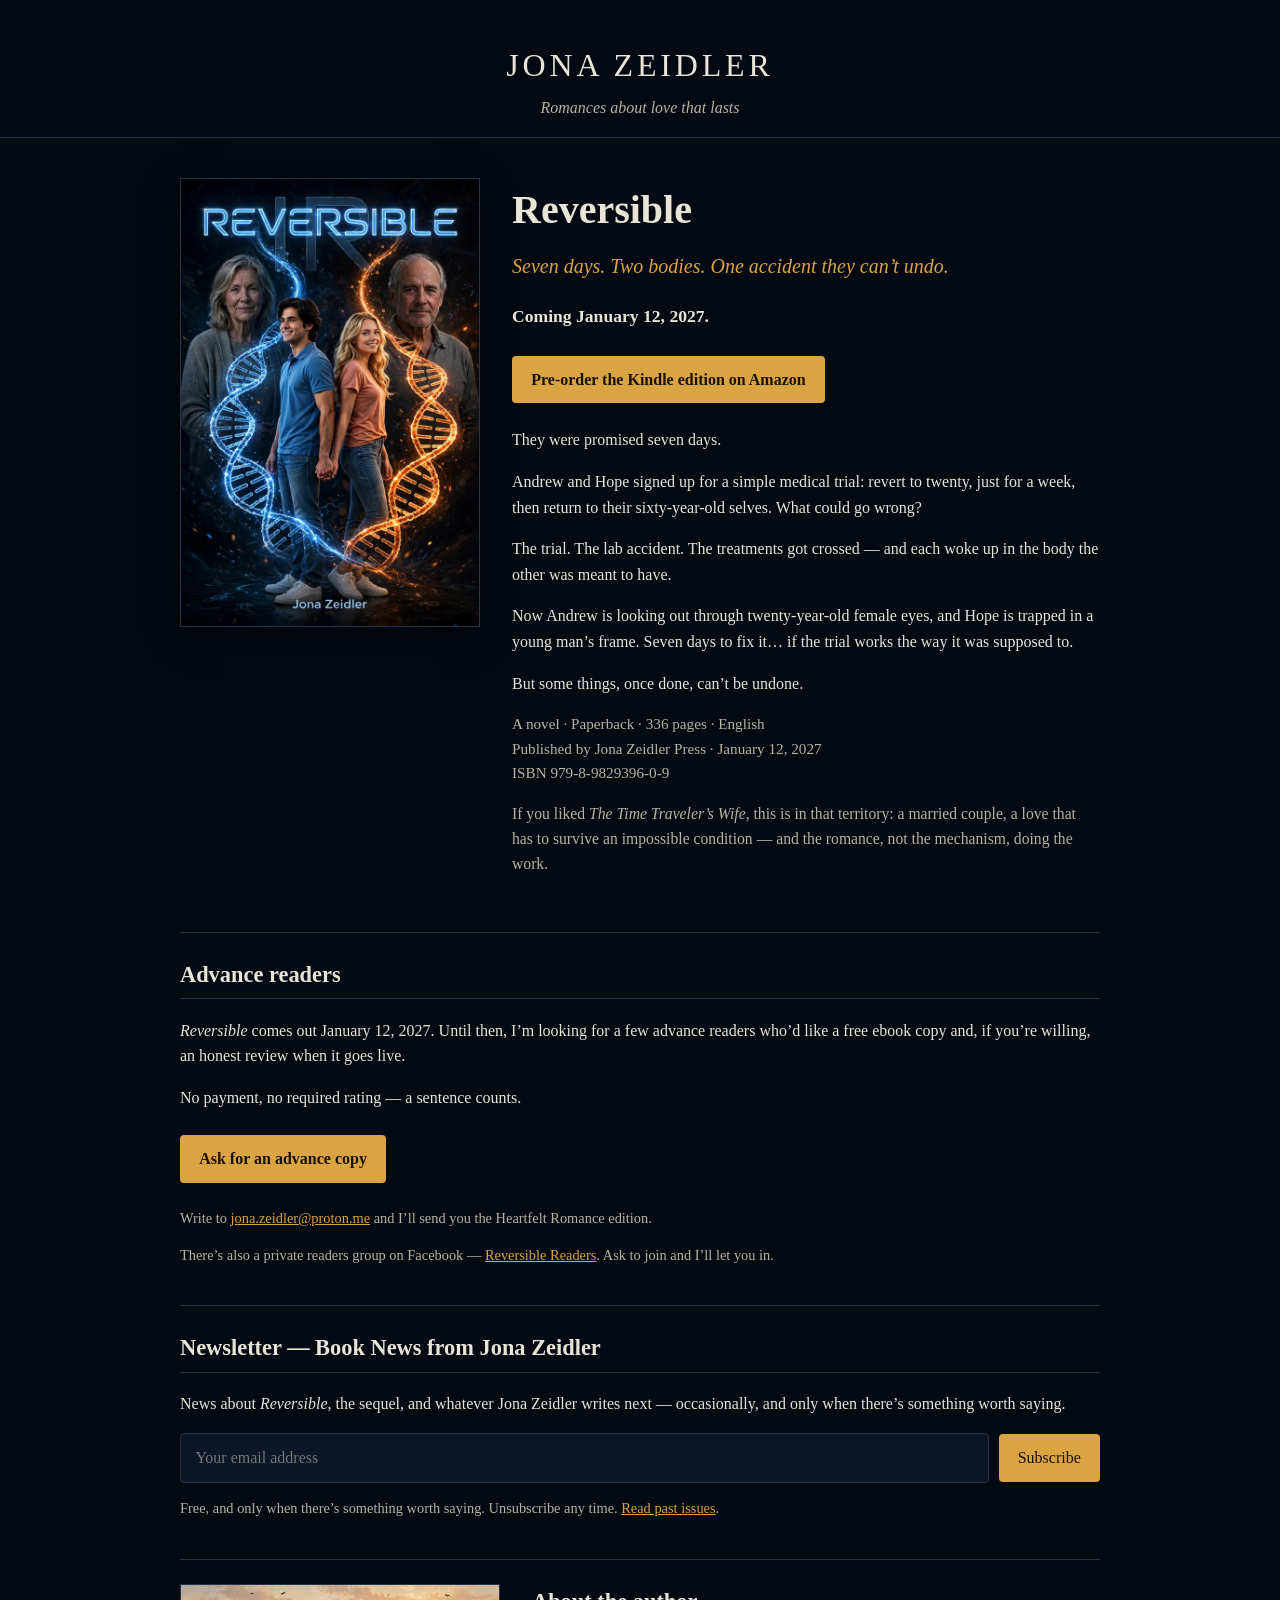
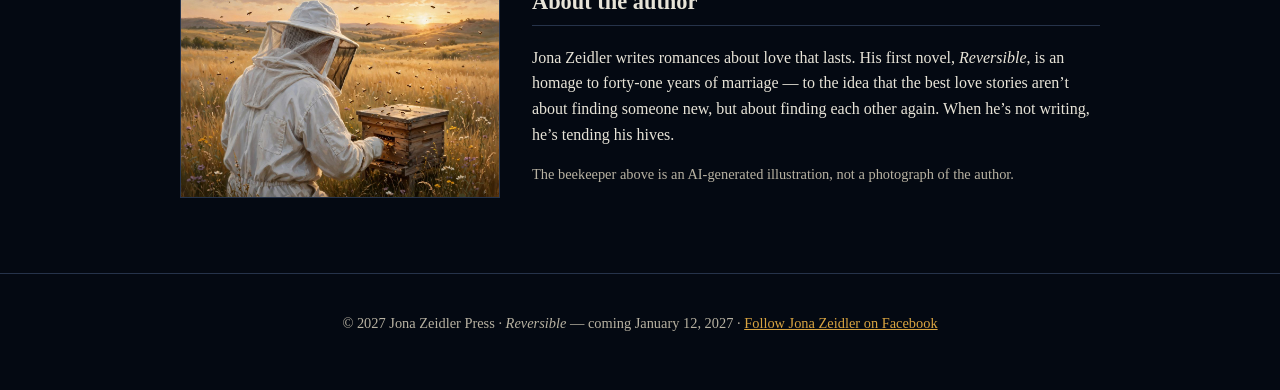
<file: index.html>
<!DOCTYPE html>
<html lang="en">
<head>
<meta charset="utf-8">
<meta name="viewport" content="width=device-width, initial-scale=1">
<title>Jona Zeidler — Reversible</title>
<meta name="description" content="Reversible, by Jona Zeidler. Seven days. Two bodies. One accident they can't undo. A romance about a 41-year marriage. Coming January 12, 2027. Kindle pre-orders are open.">
<meta property="og:type" content="website">
<meta property="og:url" content="https://jonazeidler.com/">
<meta property="og:title" content="Reversible, by Jona Zeidler">
<meta property="og:description" content="Seven days. Two bodies. One accident they can't undo. A romance about a 41-year marriage. Coming January 12, 2027. Kindle pre-orders are open.">
<meta property="og:image" content="https://jonazeidler.com/cover.jpg">
<meta name="twitter:card" content="summary">
<link rel="stylesheet" href="styles.css">
</head>
<body>
<header class="site-header">
  <p class="author-name">Jona Zeidler</p>
  <p class="site-tag">Romances about love that lasts</p>
</header>

<main>
  <section class="hero">
    <img class="cover" src="cover.jpg" alt="Cover of Reversible by Jona Zeidler" width="640" height="960">
    <div class="hero-text">
      <h1>Reversible</h1>
      <p class="tagline">Seven days. Two bodies. One accident they can&rsquo;t undo.</p>
      <p class="status"><strong>Coming January 12, 2027.</strong></p>
      <p><a class="button" href="https://www.amazon.com/dp/B0H9P85Z62">Pre-order the Kindle edition on Amazon</a></p>
      <p>They were promised seven days.</p>
      <p>Andrew and Hope signed up for a simple medical trial: revert to twenty, just for a week, then return to their sixty-year-old selves. What could go wrong?</p>
      <p>The trial. The lab accident. The treatments got crossed &mdash; and each woke up in the body the other was meant to have.</p>
      <p>Now Andrew is looking out through twenty-year-old female eyes, and Hope is trapped in a young man&rsquo;s frame. Seven days to fix it&hellip; if the trial works the way it was supposed to.</p>
      <p>But some things, once done, can&rsquo;t be undone.</p>
      <p class="meta">A novel &middot; Paperback &middot; 336 pages &middot; English<br>Published by Jona Zeidler Press &middot; January 12, 2027<br>ISBN 979-8-9829396-0-9</p>
      <p class="comp">If you liked <em>The Time Traveler&rsquo;s Wife</em>, this is in that territory: a married couple, a love that has to survive an impossible condition &mdash; and the romance, not the mechanism, doing the work.</p>
    </div>
  </section>

  <section class="readers">
    <h2>Advance readers</h2>
    <p><em>Reversible</em> comes out January 12, 2027. Until then, I&rsquo;m looking for a few advance readers who&rsquo;d like a free ebook copy and, if you&rsquo;re willing, an honest review when it goes live.</p>
    <p>No payment, no required rating &mdash; a sentence counts.</p>
    <p><a class="button" href="mailto:jona.zeidler@proton.me?subject=Reversible%20%E2%80%94%20advance%20copy">Ask for an advance copy</a></p>
    <p class="small">Write to <a href="mailto:jona.zeidler@proton.me">jona.zeidler@proton.me</a> and I&rsquo;ll send you the Heartfelt Romance edition.</p>
    <p class="small">There&rsquo;s also a private readers group on Facebook &mdash; <a href="https://facebook.com/groups/reversiblereaders/">Reversible Readers</a>. Ask to join and I&rsquo;ll let you in.</p>
  </section>

  <section class="newsletter">
    <h2>Newsletter &mdash; Book News from Jona Zeidler</h2>
    <p>News about <em>Reversible</em>, the sequel, and whatever Jona Zeidler writes next &mdash; occasionally, and only when there&rsquo;s something worth saying.</p>
    <form class="subscribe-form" action="https://buttondown.com/api/emails/embed-subscribe/jona.zeidler" method="post" target="popupwindow" onsubmit="window.open('https://buttondown.com/jona.zeidler', 'popupwindow')">
      <input type="email" name="email" id="bd-email" placeholder="Your email address" aria-label="Email address" required>
      <input type="submit" value="Subscribe">
    </form>
    <p class="small">Free, and only when there&rsquo;s something worth saying. Unsubscribe any time. <a href="https://buttondown.com/jona.zeidler/archive">Read past issues</a>.</p>
  </section>

  <section class="author">
    <img class="beekeeper" src="beekeeper.jpg" alt="An AI-generated illustration of a beekeeper in a white suit tending a hive in a prairie meadow at sunset. The beekeeper's face is not visible.">
    <div>
      <h2>About the author</h2>
      <p>Jona Zeidler writes romances about love that lasts. His first novel, <em>Reversible</em>, is an homage to forty-one years of marriage &mdash; to the idea that the best love stories aren&rsquo;t about finding someone new, but about finding each other again. When he&rsquo;s not writing, he&rsquo;s tending his hives.</p>
      <p class="small">The beekeeper above is an AI-generated illustration, not a photograph of the author.</p>
    </div>
  </section>
</main>

<footer>
  <p>&copy; 2027 Jona Zeidler Press &middot; <em>Reversible</em> &mdash; coming January 12, 2027 &middot; <a href="https://facebook.com/JonaZeidler/">Follow Jona Zeidler on Facebook</a></p>
</footer>
</body>
</html>
</file>
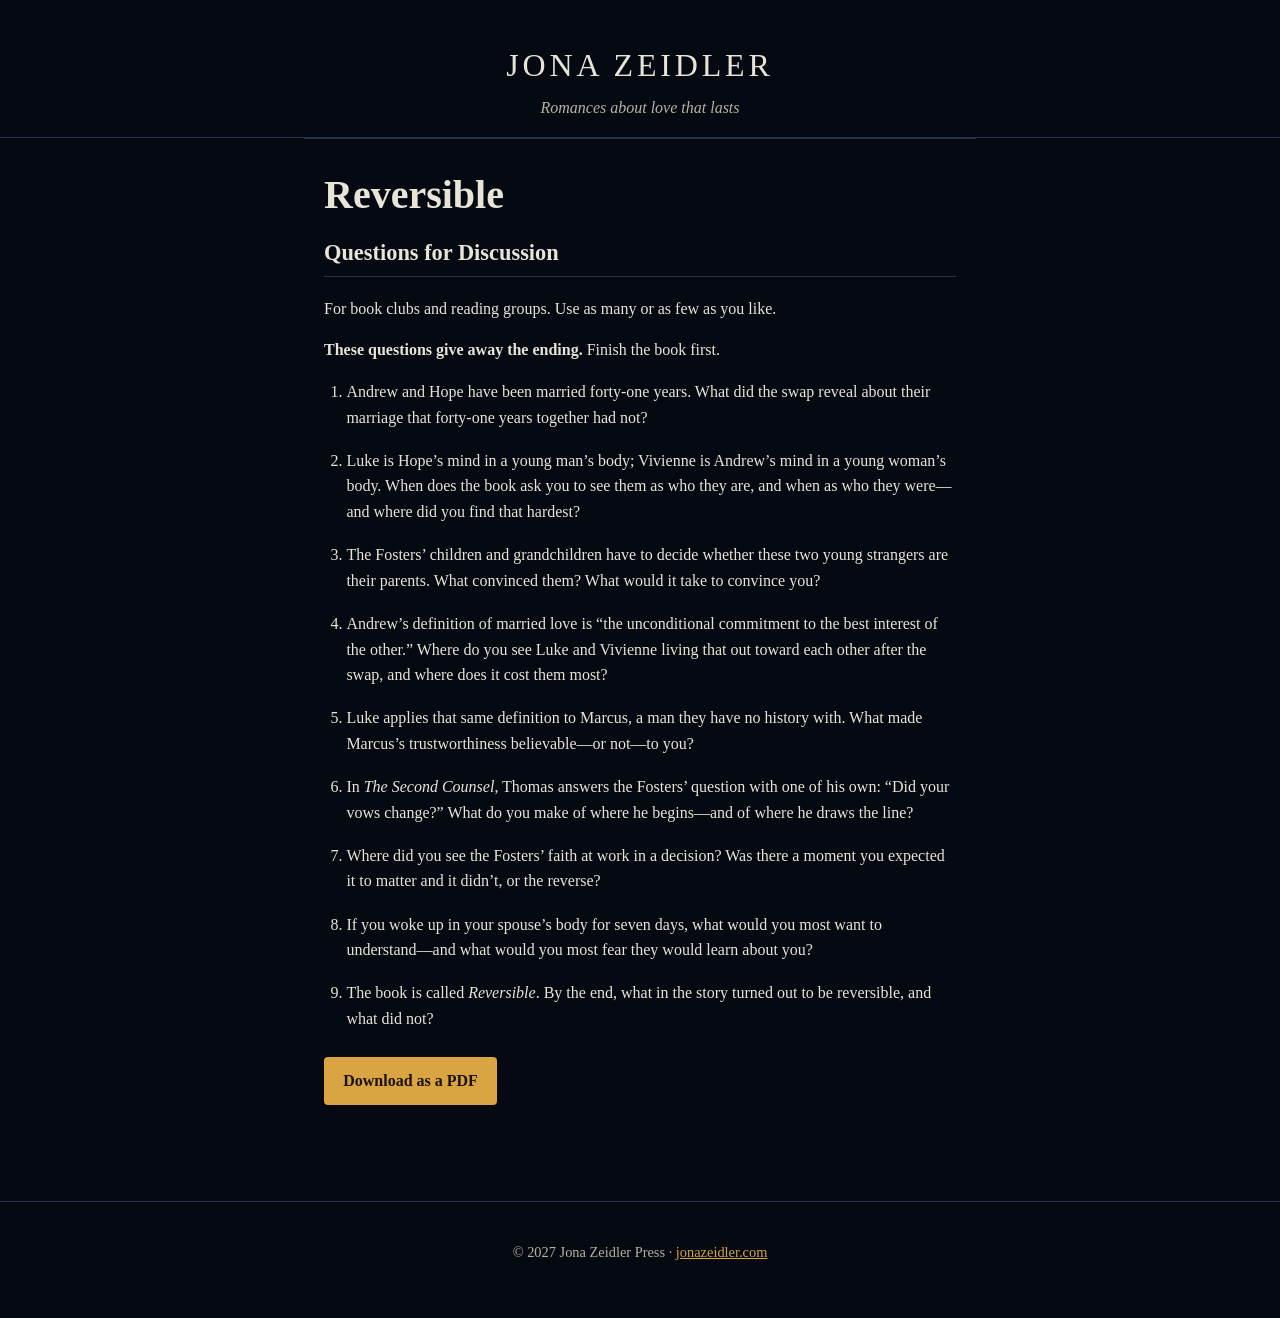
<file: discuss/index.html>
<!DOCTYPE html>
<html lang="en">
<head>
<meta charset="utf-8">
<meta name="viewport" content="width=device-width, initial-scale=1">
<title>Reversible — Questions for Discussion</title>
<meta name="description" content="Discussion questions for book clubs and reading groups: Reversible, by Jona Zeidler.">
<link rel="stylesheet" href="../styles.css">
<style>.guide{max-width:42rem;margin:0 auto;padding:1.5rem 1.25rem}.guide ol{padding-left:1.4rem}.guide li{margin:0 0 1.1rem;line-height:1.6}</style>
</head>
<body>
<header class="site-header">
  <p class="author-name"><a href="../" style="color:inherit;text-decoration:none">Jona Zeidler</a></p>
  <p class="site-tag">Romances about love that lasts</p>
</header>
<main>
  <section class="guide">
    <h1>Reversible</h1>
    <h2>Questions for Discussion</h2>
    <p>For book clubs and reading groups. Use as many or as few as you like.</p>
    <p><strong>These questions give away the ending.</strong> Finish the book first.</p>
    <ol>
      <li>Andrew and Hope have been married forty-one years. What did the swap reveal about their marriage that forty-one years together had not?</li>
      <li>Luke is Hope’s mind in a young man’s body; Vivienne is Andrew’s mind in a young woman’s body. When does the book ask you to see them as who they are, and when as who they were—and where did you find that hardest?</li>
      <li>The Fosters’ children and grandchildren have to decide whether these two young strangers are their parents. What convinced them? What would it take to convince you?</li>
      <li>Andrew’s definition of married love is “the unconditional commitment to the best interest of the other.” Where do you see Luke and Vivienne living that out toward each other after the swap, and where does it cost them most?</li>
      <li>Luke applies that same definition to Marcus, a man they have no history with. What made Marcus’s trustworthiness believable—or not—to you?</li>
      <li>In <em>The Second Counsel</em>, Thomas answers the Fosters’ question with one of his own: “Did your vows change?” What do you make of where he begins—and of where he draws the line?</li>
      <li>Where did you see the Fosters’ faith at work in a decision? Was there a moment you expected it to matter and it didn’t, or the reverse?</li>
      <li>If you woke up in your spouse’s body for seven days, what would you most want to understand—and what would you most fear they would learn about you?</li>
      <li>The book is called <em>Reversible</em>. By the end, what in the story turned out to be reversible, and what did not?</li>
    </ol>
    <p><a class="button" href="Reversible-Discussion-Guide.pdf">Download as a PDF</a></p>
  </section>
</main>
<footer>
  <p>&copy; 2027 Jona Zeidler Press &middot; <a href="../">jonazeidler.com</a></p>
</footer>
</body>
</html>
</file>
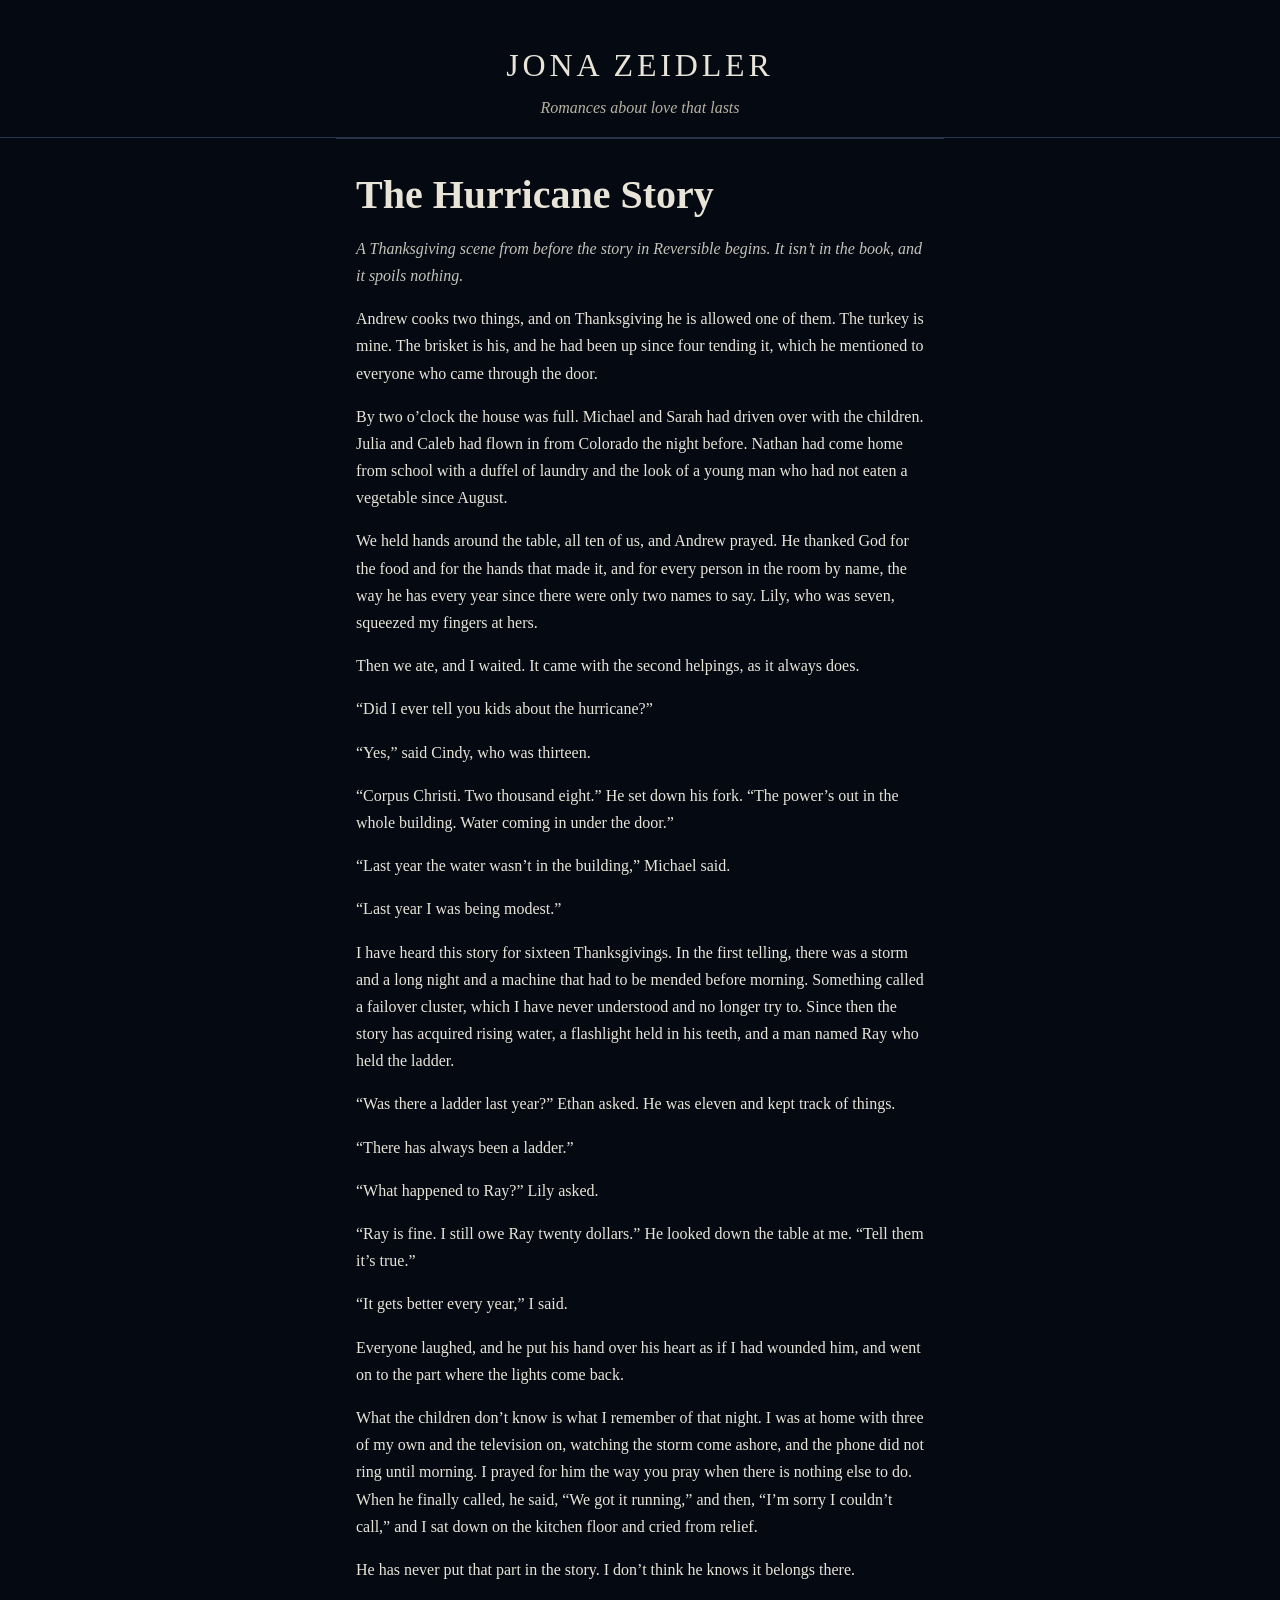
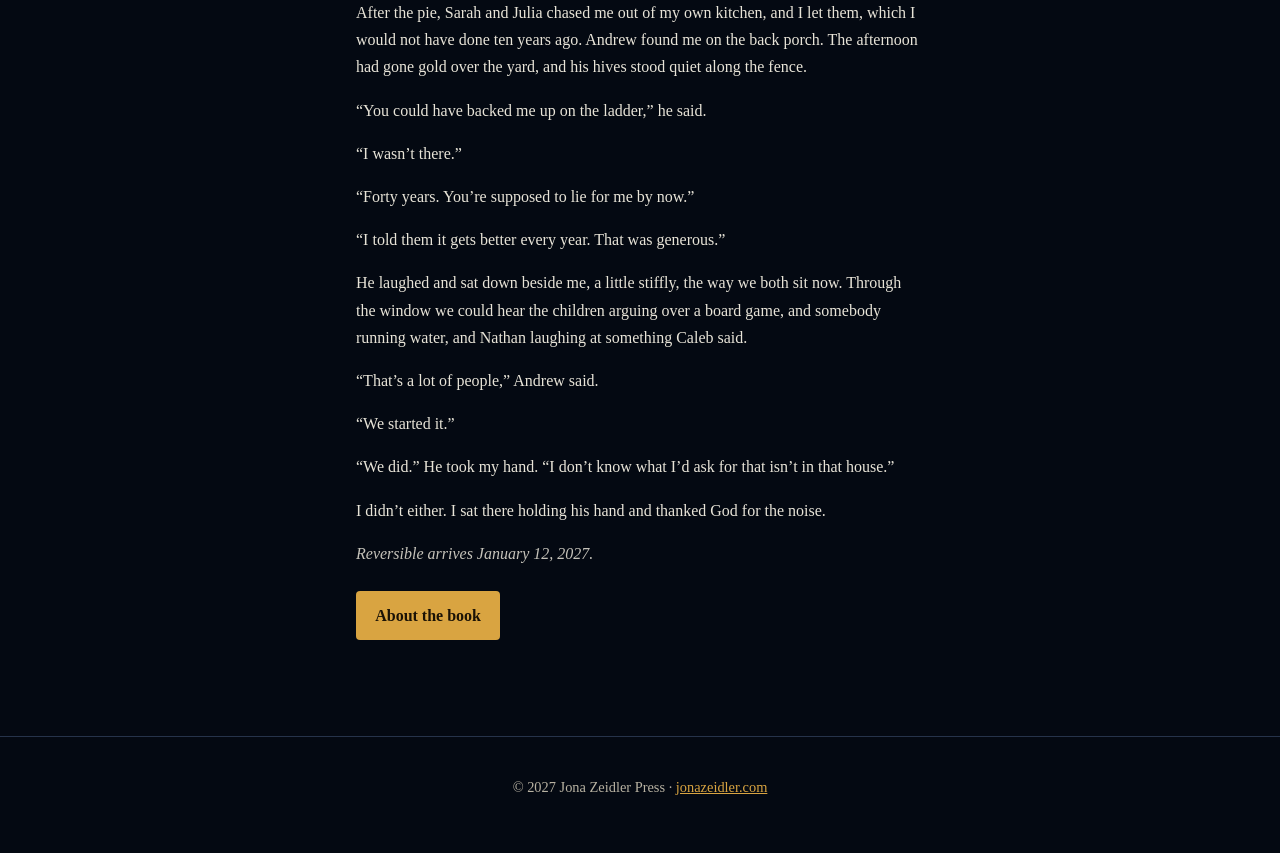
<file: the-hurricane-story/index.html>
<!DOCTYPE html>
<html lang="en">
<head>
<meta charset="utf-8">
<meta name="viewport" content="width=device-width, initial-scale=1">
<title>The Hurricane Story — a Thanksgiving scene from Reversible</title>
<meta name="description" content="A short Thanksgiving scene from before the story in Reversible begins, by Jona Zeidler. No spoilers.">
<meta property="og:title" content="The Hurricane Story">
<meta property="og:description" content="A short Thanksgiving scene from before the story in Reversible begins. No spoilers.">
<meta property="og:type" content="article">
<meta property="og:url" content="https://jonazeidler.com/the-hurricane-story/">
<meta property="og:image" content="https://jonazeidler.com/cover.jpg">
<link rel="stylesheet" href="../styles.css">
<style>.story{max-width:38rem;margin:0 auto;padding:1.5rem 1.25rem}.story p{line-height:1.7;margin:0 0 1rem}.story .note{font-style:italic;opacity:.85}</style>
</head>
<body>
<header class="site-header">
  <p class="author-name"><a href="../" style="color:inherit;text-decoration:none">Jona Zeidler</a></p>
  <p class="site-tag">Romances about love that lasts</p>
</header>
<main>
  <section class="story">
    <h1>The Hurricane Story</h1>
    <p class="note">A Thanksgiving scene from before the story in <em>Reversible</em> begins. It isn’t in the book, and it spoils nothing.</p>
    <p>Andrew cooks two things, and on Thanksgiving he is allowed one of them. The turkey is mine. The brisket is his, and he had been up since four tending it, which he mentioned to everyone who came through the door.</p>
    <p>By two o’clock the house was full. Michael and Sarah had driven over with the children. Julia and Caleb had flown in from Colorado the night before. Nathan had come home from school with a duffel of laundry and the look of a young man who had not eaten a vegetable since August.</p>
    <p>We held hands around the table, all ten of us, and Andrew prayed. He thanked God for the food and for the hands that made it, and for every person in the room by name, the way he has every year since there were only two names to say. Lily, who was seven, squeezed my fingers at hers.</p>
    <p>Then we ate, and I waited. It came with the second helpings, as it always does.</p>
    <p>“Did I ever tell you kids about the hurricane?”</p>
    <p>“Yes,” said Cindy, who was thirteen.</p>
    <p>“Corpus Christi. Two thousand eight.” He set down his fork. “The power’s out in the whole building. Water coming in under the door.”</p>
    <p>“Last year the water wasn’t in the building,” Michael said.</p>
    <p>“Last year I was being modest.”</p>
    <p>I have heard this story for sixteen Thanksgivings. In the first telling, there was a storm and a long night and a machine that had to be mended before morning. Something called a failover cluster, which I have never understood and no longer try to. Since then the story has acquired rising water, a flashlight held in his teeth, and a man named Ray who held the ladder.</p>
    <p>“Was there a ladder last year?” Ethan asked. He was eleven and kept track of things.</p>
    <p>“There has always been a ladder.”</p>
    <p>“What happened to Ray?” Lily asked.</p>
    <p>“Ray is fine. I still owe Ray twenty dollars.” He looked down the table at me. “Tell them it’s true.”</p>
    <p>“It gets better every year,” I said.</p>
    <p>Everyone laughed, and he put his hand over his heart as if I had wounded him, and went on to the part where the lights come back.</p>
    <p>What the children don’t know is what I remember of that night. I was at home with three of my own and the television on, watching the storm come ashore, and the phone did not ring until morning. I prayed for him the way you pray when there is nothing else to do. When he finally called, he said, “We got it running,” and then, “I’m sorry I couldn’t call,” and I sat down on the kitchen floor and cried from relief.</p>
    <p>He has never put that part in the story. I don’t think he knows it belongs there.</p>
    <p>After the pie, Sarah and Julia chased me out of my own kitchen, and I let them, which I would not have done ten years ago. Andrew found me on the back porch. The afternoon had gone gold over the yard, and his hives stood quiet along the fence.</p>
    <p>“You could have backed me up on the ladder,” he said.</p>
    <p>“I wasn’t there.”</p>
    <p>“Forty years. You’re supposed to lie for me by now.”</p>
    <p>“I told them it gets better every year. That was generous.”</p>
    <p>He laughed and sat down beside me, a little stiffly, the way we both sit now. Through the window we could hear the children arguing over a board game, and somebody running water, and Nathan laughing at something Caleb said.</p>
    <p>“That’s a lot of people,” Andrew said.</p>
    <p>“We started it.”</p>
    <p>“We did.” He took my hand. “I don’t know what I’d ask for that isn’t in that house.”</p>
    <p>I didn’t either. I sat there holding his hand and thanked God for the noise.</p>
    <p class="note"><em>Reversible</em> arrives January 12, 2027.</p>
    <p><a class="button" href="../">About the book</a></p>
  </section>
</main>
<footer>
  <p>&copy; 2027 Jona Zeidler Press &middot; <a href="../">jonazeidler.com</a></p>
</footer>
</body>
</html>
</file>
<file: styles.css>
:root {
  --navy: #040912;
  --navy-2: #0b1626;
  --ink: #e8e4d8;
  --muted: #b8b2a2;
  --gold: #d9a441;
  --line: #26334a;
}
* { box-sizing: border-box; }
body {
  margin: 0;
  background: var(--navy);
  color: var(--ink);
  font-family: Georgia, "Times New Roman", serif;
  line-height: 1.6;
}
a { color: var(--gold); }
.site-header {
  text-align: center;
  padding: 2.5rem 1rem 1rem;
  border-bottom: 1px solid var(--line);
}
.author-name {
  margin: 0;
  font-size: 2rem;
  letter-spacing: 0.12em;
  text-transform: uppercase;
}
.site-tag { margin: 0.25rem 0 0; color: var(--muted); font-style: italic; }
main { max-width: 960px; margin: 0 auto; padding: 0 1.25rem 3rem; }
.hero {
  display: grid;
  grid-template-columns: 300px 1fr;
  gap: 2rem;
  padding: 2.5rem 0;
  align-items: start;
}
.cover {
  width: 100%;
  height: auto;
  border: 1px solid var(--line);
  box-shadow: 0 8px 30px rgba(0,0,0,0.5);
}
h1 { font-size: 2.5rem; margin: 0 0 0.5rem; }
h2 { font-size: 1.4rem; margin-top: 0; border-bottom: 1px solid var(--line); padding-bottom: 0.35rem; }
.tagline { font-size: 1.25rem; font-style: italic; color: var(--gold); margin-top: 0; }
.status { font-size: 1.1rem; }
.meta { color: var(--muted); font-size: 0.95rem; }
.comp { color: var(--muted); font-size: 0.98rem; }
section { padding: 1.5rem 0; border-top: 1px solid var(--line); }
.hero { border-top: none; }
.button {
  display: inline-block;
  background: var(--gold);
  color: #1a1206;
  font-weight: bold;
  text-decoration: none;
  padding: 0.7rem 1.2rem;
  border-radius: 4px;
  margin: 0.5rem 0;
}
.button:hover { filter: brightness(1.1); }
.subscribe-form { display: flex; flex-wrap: wrap; gap: 0.6rem; align-items: center; margin: 0.75rem 0; }
.subscribe-form input[type="email"] { flex: 1 1 260px; padding: 0.7rem 0.9rem; border: 1px solid var(--line); border-radius: 4px; background: var(--navy-2); color: var(--ink); font: inherit; }
.subscribe-form input[type="submit"] { background: var(--gold); color: #1a1206; font-weight: bold; border: none; padding: 0.7rem 1.2rem; border-radius: 4px; cursor: pointer; font: inherit; }
.subscribe-form input[type="submit"]:hover { filter: brightness(1.1); }
.small { color: var(--muted); font-size: 0.9rem; }
.author {
  display: grid;
  grid-template-columns: 320px 1fr;
  gap: 2rem;
  align-items: start;
}
.beekeeper { width: 100%; height: auto; border: 1px solid var(--line); }
footer {
  text-align: center;
  color: var(--muted);
  font-size: 0.9rem;
  padding: 1.5rem 1rem 2.5rem;
  border-top: 1px solid var(--line);
}
@media (max-width: 700px) {
  .hero, .author { grid-template-columns: 1fr; }
  .cover { max-width: 320px; margin: 0 auto; display: block; }
  h1 { font-size: 2rem; }
}
</file>
